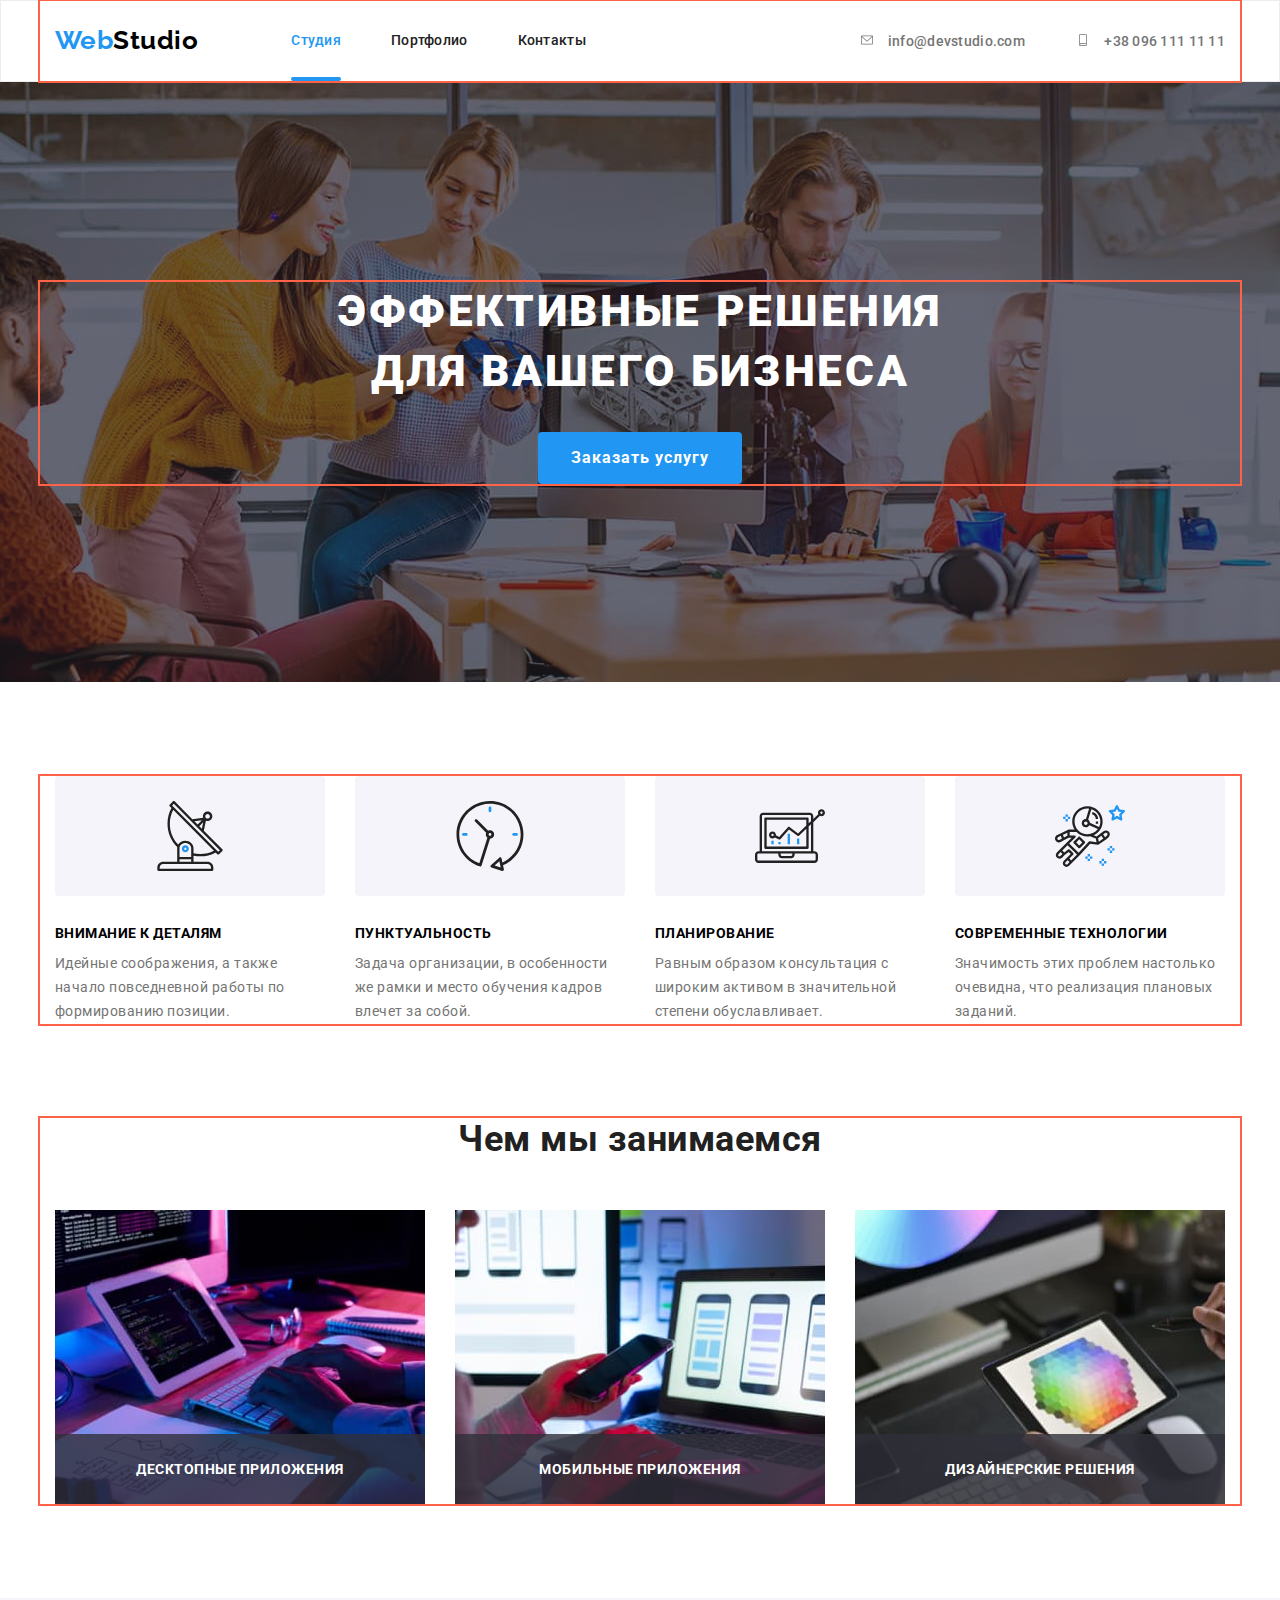
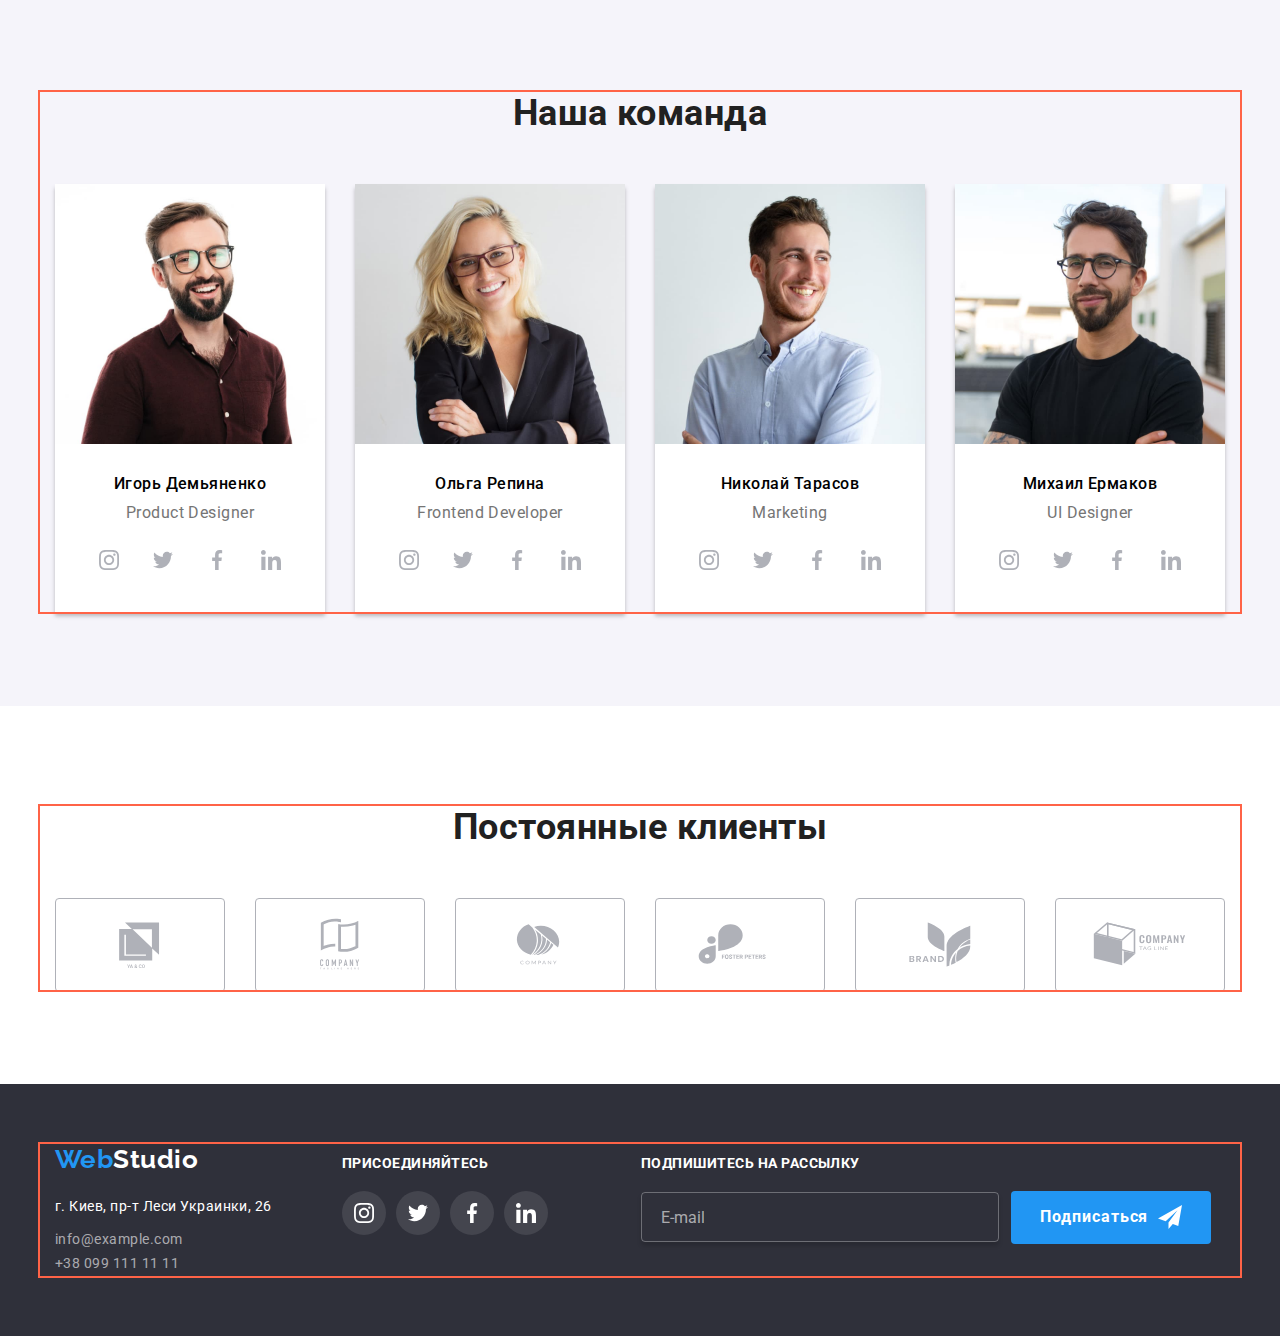
<file: index.html>
<!DOCTYPE html>
<html lang="ru">

<head>
    <meta charset="UTF-8">
    <meta http-equiv="X-UA-Compatible" content="IE=edge">
    <meta name="viewport" content="width=device-width, initial-scale=1.0">
    <title>Document</title>

    <link rel="preconnect" href="https://fonts.googleapis.com">
    <link rel="preconnect" href="https://fonts.gstatic.com" crossorigin>
    <link
        href="https://fonts.googleapis.com/css2?family=Raleway:wght@700&family=Roboto:wght@400;500;700;900&display=swap"
        rel="stylesheet">

    <link rel="stylesheet" href="https://cdnjs.cloudflare.com/ajax/libs/modern-normalize/1.1.0/modern-normalize.min.css
">

    <link rel="stylesheet" href="./css/main.min.css">
</head>

<body>
    <!-- Шапка -->
    <header class="page-header">
        <div class="container wrapper">
            <nav class="page-header__nav">
                <a href="./index.html" class="page-header__logo">
                    Web<span class="page-header__logo page-header__logo--black">Studio</span>
                </a>

                <ul class="site-nav">
                    <li class="site-nav__item"> 
                        <a href="./index.html"
                            class="site-nav__link site-nav__link--current">Студия</a> </li>
                    <li class="site-nav__item"> <a href="./portfolio.html" class="site-nav__link">Портфолио</a> </li>
                    <li class="site-nav__item"> <a href="./index.html" class="site-nav__link">Контакты</a> </li>
                </ul>
            </nav>


            <ul class="contacts">
                <li class="contacts__item"> <a href="mailto:info@devstudio.com" class="contacts__link"> <svg
                            class="contacts__icon">
                            <use href="./images/sprite-new.svg#icon-envelope">
                            </use>
                        </svg> info@devstudio.com</a> </li>
                <li class="contacts__item"> <a href="tel:+380961111111" class="contacts__link"> <svg
                            class="contacts__icon">
                            <use href="./images/sprite-new.svg#icon-smartphone">
                            </use>
                        </svg> +38 096 111 11 11</a> </li>
            </ul>
        </div>
    </header>
    <main>

        <!-- Герой -->
        <section class="hero">
            <div class="container">
                <h1 class="hero__title">Эффективные решения <br> для вашего бизнеса</h1>

                <button data-modal-open class="hero__button" type="button">Заказать услугу</button>
            </div>
        </section>

        <!-- Преимущества -->
        <section class="benefits">
            <div class="container">
                <h2 class="benefits__title benefits__title--visually-hidden">Преимущества</h2>

                <ul class="benefits__list"> 
                    <li class="benefits__item"> 
                        <div class="inner-icon"> 
                            <svg class="benefits__icon"> 
                                <use href="./images/sprite-new.svg#icon-antenna">
                                </use>
                            </svg>
                        </div>
                        <h3 class="benefits__title">Внимание к деталям</h3>
                        <p class="benefits__desc"> Идейные соображения, а также начало повседневной работы по формированию
                            позиции.</p>
                    </li>

                    <li class="benefits__item">
                        <div class="inner-icon">
                            <svg class="benefits__icon">
                                <use href="./images/sprite-new.svg#icon-clock">
                                </use>
                            </svg>
                        </div>
                        <h3 class="benefits__title">Пунктуальность</h3>
                        <p class="benefits__desc">Задача организации, в особенности же рамки и место обучения кадров
                            влечет за собой.</p>
                    </li>

                    <li class="benefits__item">
                        <div class="inner-icon">
                            <svg class="benefits__icon">
                                <use href="./images/sprite-new.svg#icon-diagram">
                                </use>
                            </svg>
                        </div>
                        <h3 class="benefits__title">Планирование</h3>
                        <p class="benefits__desc">Равным образом консультация с широким активом в значительной степени
                            обуславливает.</p>
                    </li>

                    <li class="benefits__item">
                        <div class="inner-icon">
                            <svg class="benefits__icon">
                                <use href="./images/sprite-new.svg#icon-astronaut">
                                </use>
                            </svg>
                        </div>
                        <h3 class="benefits__title">Современные технологии</h3>
                        <p class="benefits__desc">Значимость этих проблем настолько очевидна, что реализация плановых
                            заданий.</p>
                    </li>
                </ul>
            </div>
        </section>

        <!--  Чем занимаемся-->
        <section class="services">
            <div class="container">
                <h2 class="services__title">Чем мы занимаемся</h2>
                <ul class="services__list">
                    <li class="services__item">

                        <img src="./images/img1.jpg" alt="computer" width="370" height="294">
                        <div class="inner-services">
                            <h3 class="services__name">Десктопные приложения</h3>
                        </div>
                    </li>

                    <li class="services__item">
                        <img src="./images/img2.jpg" alt="smartphone" width="370" height="294">
                        <div class="inner-services">
                            <h3 class="services__name">Мобильные приложения</h3>
                        </div>
                    </li>

                    <li class="services__item">
                        <img src="./images/img3.jpg" alt="tablet" width="370" height="294">
                        <div class="inner-services">
                            <h3 class="services__name">Дизайнерские решения</h3>
                        </div>
                    </li>
                </ul>
            </div>
        </section>

        <!-- Команда -->
        <section class="command">
            <div class="container">
                <h2 class="command__title">
                    Наша команда
                </h2>
                <ul class="command__list">
                    <li class="command__card">
                        <img src="./images/photo1.jpg" alt="photo Igor" width="270" height="260">
                        <div class="inner-info">
                            <h3 class="command__name">Игорь Демьяненко</h3>
                            <p class="command__function">Product Designer</p>

                            <ul class="social-network-list">
                                <li class="social-network-list__item">
                                    <a class="social-network-list__link" href="">
                                        <svg class="social-network-list__icon">
                                            <use href="./images/sprite-new.svg#icon-instagram"></use>
                                        </svg>
                                    </a>
                                </li>

                                <li class="social-network-list__item">
                                    <a class="social-network-list__link" href="">
                                        <svg class="social-network-list__icon">
                                            <use href="./images/sprite-new.svg#icon-twitter"></use>
                                        </svg>
                                    </a>
                                </li>

                                <li class="social-network-list__item">
                                    <a class="social-network-list__link" href="">
                                        <svg class="social-network-list__icon">
                                            <use href="./images/sprite-new.svg#icon-facebook"></use>
                                        </svg>
                                    </a>
                                </li>

                                <li class="social-network-list__item">
                                    <a class="social-network-list__link" href="">
                                        <svg class="social-network-list__icon">
                                            <use href="./images/sprite-new.svg#icon-linkedin"></use>
                                        </svg>
                                    </a>
                                </li>
                            </ul>
                        </div>


                    </li>

                    <li class="command__card">
                        <img src="./images/photo2.jpg" alt="photo Olga" width="270" height="260">
                        <div class="inner-info">
                            <h3 class="command__name">Ольга Репина</h3>
                            <p class="command__function">Frontend Developer</p>

                            <ul class="social-network-list">
                                <li class="social-network-list__item">
                                    <a class="social-network-list__link" href="">
                                        <svg class="social-network-list__icon">
                                            <use href="./images/sprite-new.svg#icon-instagram"></use>
                                        </svg>
                                    </a>
                                </li>

                                <li class="social-network-list__item">
                                    <a class="social-network-list__link" href="">
                                        <svg class="social-network-list__icon">
                                            <use href="./images/sprite-new.svg#icon-twitter"></use>
                                        </svg>
                                    </a>
                                </li>

                                <li class="social-network-list__item">
                                    <a class="social-network-list__link" href="">
                                        <svg class="social-network-list__icon">
                                            <use href="./images/sprite-new.svg#icon-facebook"></use>
                                        </svg>
                                    </a>
                                </li>

                                <li class="social-network-list__item">
                                    <a class="social-network-list__link" href="">
                                        <svg class="social-network-list__icon">
                                            <use href="./images/sprite-new.svg#icon-linkedin"></use>
                                        </svg>
                                    </a>
                                </li>
                            </ul>
                        </div>
                    </li>

                    <li class="command__card">
                        <img src="./images/photo3.jpg" alt="photo Nikolay" width="270" height="260">
                        <div class="inner-info">
                            <h3 class="command__name">Николай Тарасов</h3>
                            <p class="command__function">Marketing</p>

                            <ul class="social-network-list">
                                <li class="social-network-list__item">
                                    <a class="social-network-list__link" href="">
                                        <svg class="social-network-list__icon">
                                            <use href="./images/sprite-new.svg#icon-instagram"></use>
                                        </svg>
                                    </a>
                                </li>

                                <li class="social-network-list__item">
                                    <a class="social-network-list__link" href="">
                                        <svg class="social-network-list__icon">
                                            <use href="./images/sprite-new.svg#icon-twitter"></use>
                                        </svg>
                                    </a>
                                </li>

                                <li class="social-network-list__item">
                                    <a class="social-network-list__link" href="">
                                        <svg class="social-network-list__icon">
                                            <use href="./images/sprite-new.svg#icon-facebook"></use>
                                        </svg>
                                    </a>
                                </li>

                                <li class="social-network-list__item">
                                    <a class="social-network-list__link" href="">
                                        <svg class="social-network-list__icon">
                                            <use href="./images/sprite-new.svg#icon-linkedin"></use>
                                        </svg>
                                    </a>
                                </li>
                            </ul>
                        </div>
                    </li>

                    <li class="command__card">
                        <img src="./images/photo4.jpg" alt="photo Michael" width="270" height="260">
                        <div class="inner-info">
                            <h3 class="command__name">Михаил Ермаков</h3>
                            <p class="command__function">UI Designer</p>

                            <ul class="social-network-list">
                                <li class="social-network-list__item">
                                    <a class="social-network-list__link" href="">
                                        <svg class="social-network-list__icon">
                                            <use href="./images/sprite-new.svg#icon-instagram"></use>
                                        </svg>
                                    </a>
                                </li>

                                <li class="social-network-list__item">
                                    <a class="social-network-list__link" href="">
                                        <svg class="social-network-list__icon">
                                            <use href="./images/sprite-new.svg#icon-twitter"></use>
                                        </svg>
                                    </a>
                                </li>

                                <li class="social-network-list__item">
                                    <a class="social-network-list__link" href="">
                                        <svg class="social-network-list__icon">
                                            <use href="./images/sprite-new.svg#icon-facebook"></use>
                                        </svg>
                                    </a>
                                </li>

                                <li class="social-network-list__item">
                                    <a class="social-network-list__link" href="">
                                        <svg class="social-network-list__icon">
                                            <use href="./images/sprite-new.svg#icon-linkedin"></use>
                                        </svg>
                                    </a>
                                </li>
                            </ul>
                        </div>
                    </li>
                </ul>
            </div>
        </section>

        <!-- Клиенты -->
        <section class="clients">
            <div class="container">
                <h2 class="clients__title">
                    Постоянные клиенты
                </h2>
                <ul class="clients__list">
                    <li class="clients__item">
                        <a class="clients__link" href="">
                            <svg class="clients__icon">
                                <use href="./images/sprite-new.svg#icon-logo1"></use>
                            </svg>
                        </a>
                    </li>
                    <li class="clients__item">
                        <a class="clients__link" href="">
                            <svg class="clients__icon">
                                <use href="./images/sprite-new.svg#icon-logo2"></use>
                            </svg>
                        </a>
                    </li>

                    <li class="clients__item">
                        <a class="clients__link" href="">
                            <svg class="clients__icon">
                                <use href="./images/sprite-new.svg#icon-logo3"></use>
                            </svg>
                        </a>
                    </li>

                    <li class="clients__item">
                        <a class="clients__link" href="">
                            <svg class="clients__icon">
                                <use href="./images/sprite-new.svg#icon-logo4"></use>
                            </svg>
                        </a>
                    </li>

                    <li class="clients__item">
                        <a class="clients__link" href="">
                            <svg class="clients__icon">
                                <use href="./images/sprite-new.svg#icon-logo5"></use>
                            </svg>
                        </a>
                    </li>

                    <li class="clients__item">
                        <a class="clients__link" href="">
                            <svg class="clients__icon">
                                <use href="./images/sprite-new.svg#icon-logo6"></use>
                            </svg>
                        </a>
                    </li>
                </ul>
            </div>
        </section>
    </main>

    <!-- Подвал -->
    <footer class="page-footer">
        <div class="container">
            <div class="page-footer__wrapper">
                <div class="page-footer__inner">
                    <a href="/" class="page-footer__logo">Web<span class="page-footer__logo--white">Studio</span></a>
                    <address>
                        <ul class="address-list">
                            <li class="address-list__item">
                                <a href="г.Киев,пр-тЛесиУкраинки,26" class="address-list__link address-list__link--street">г. Киев, пр-т Леси Украинки, 26</a>
                            </li>
                            <li class="address__item">
                                <a href="mailto:info@example.com" class="address-list__link">info@example.com</a>
                            </li>
                            <li class="address__item">
                                <a href="tel:+380991111111" class="address-list__link">+38 099 111 11 11</a>
                            </li>
                        </ul>
                    </address>
                </div>

                <div class="inner-social">
                    <h3 class="page-footer__title">присоединяйтесь</h3>

                    <ul class="social-list">
                        <li class="social-list__item">
                            <a class="social-list__link" href="">
                                <svg class="social-list__icon">
                                    <use href="./images/sprite-new.svg#icon-instagram"></use>
                                </svg>
                            </a>
                        </li>

                        <li class="social-list__item">
                            <a class="social-list__link" href="">
                                <svg class="social-list__icon">
                                    <use href="./images/sprite-new.svg#icon-twitter"></use>
                                </svg>
                            </a>
                        </li>

                        <li class="social-list__item">
                            <a class="social-list__link" href="">
                                <svg class="social-list__icon">
                                    <use href="./images/sprite-new.svg#icon-facebook"></use>
                                </svg>
                            </a>
                        </li>

                        <li class="social-list__item">
                            <a class="social-list__link" href="">
                                <svg class="social-list__icon">
                                    <use href="./images/sprite-new.svg#icon-linkedin"></use>
                                </svg>
                            </a>
                        </li>
                    </ul>
                </div>


                <div class="inner-sub">
                    <h3 class="page-footer__title">Подпишитесь на рассылку</h3>

                    <form class="page-footer-form" autocomplete="on">
                        <label class="page-footer-form__label">
                            <span class="page-footer-form__text">E-mail</span>
                            <input class="page-footer-form__field" type="email" name="email" placeholder=" E-mail" required>
                        </label>
                        <button class="page-footer-form__button" type="submit">Подписаться
                            <svg class="page-footer-form__icon">
                                <use href="./images/sprite-new.svg#icon-icon-send"></use>
                            </svg>
                        </button>

                    </form>
                </div>
            </div>
        </div>
    </footer>

    <!-- Модальное окно -->
    <div data-modal class="backdrop is-hidden" data-backdrop>
        <div class="backdrop__modal" data-modal>
            <button data-modal-close class="backdrop__button" data-close-modal>
                <svg class="backdrop__icon" width="11" height="11">
                    <use href="./images/sprite-new.svg#icon-close"></use>
                </svg>
            </button>

            <!-- Форма Модального окна -->
            <div class="wrapper">
                <h3 class="form-title">Оставьте свои данные, мы вам перезвоним</h3>
                <form class="form" autocomplete="on">

                    <div class="form__inner">
                        <label class="form__label">
                            <span class="form__text">Имя</span>
                            <input class="form__field" type="text" name="name" required>
                            <svg class="form__icon">
                                <use href="./images/sprite-new.svg#icon-person"></use>
                            </svg>
                        </label>

                        <label class="form__label">
                            <span class="form__text">Телефон</span>
                            <input class="form__field" type="tel" name="tel" required>
                            <svg class="form__icon">
                                <use href="./images/sprite-new.svg#icon-phone"></use>
                            </svg>
                        </label>

                        <label class="form__label">
                            <span class="form__text">Почта</span>
                            <input class="form__field" type="email" name="email" required>
                            <svg class="form__icon">
                                <use href="./images/sprite-new.svg#icon-email"></use>
                            </svg>
                        </label>

                        <label class="form__label">
                            <span class="form__text">Комментарий</span>
                            <textarea class="form__textarea" type="text" name="comment"
                                placeholder="Введите текст"></textarea>
                        </label>
                    </div>

                    <div class="checkbox-group">
                        <label class="checkbox-group__label">
                            <input class="checkbox-group__field" type="checkbox" name="consent"
                                value="Соглашаюсь с рассылкой и принимаю Условия договора" required />
                            <span class="checkbox-group__fake">
                                <svg class="checkbox-group__icon">
                                    <use href="./images/sprite-new.svg#icon-check"></use>
                                </svg>
                            </span>
                            <span class="checkbox-group__text">Соглашаюсь с рассылкой и принимаю <a class="checkbox-group__link"
                                    href="">Условия договора</a></span>

                        </label>
                    </div>
                    <button class="checkbox-group__button" type="submit">Отправить</button>


            </div>
            </form>
        </div>
    </div>

    <script src="./js/modal.js"></script>
</body>

</html>
</file>
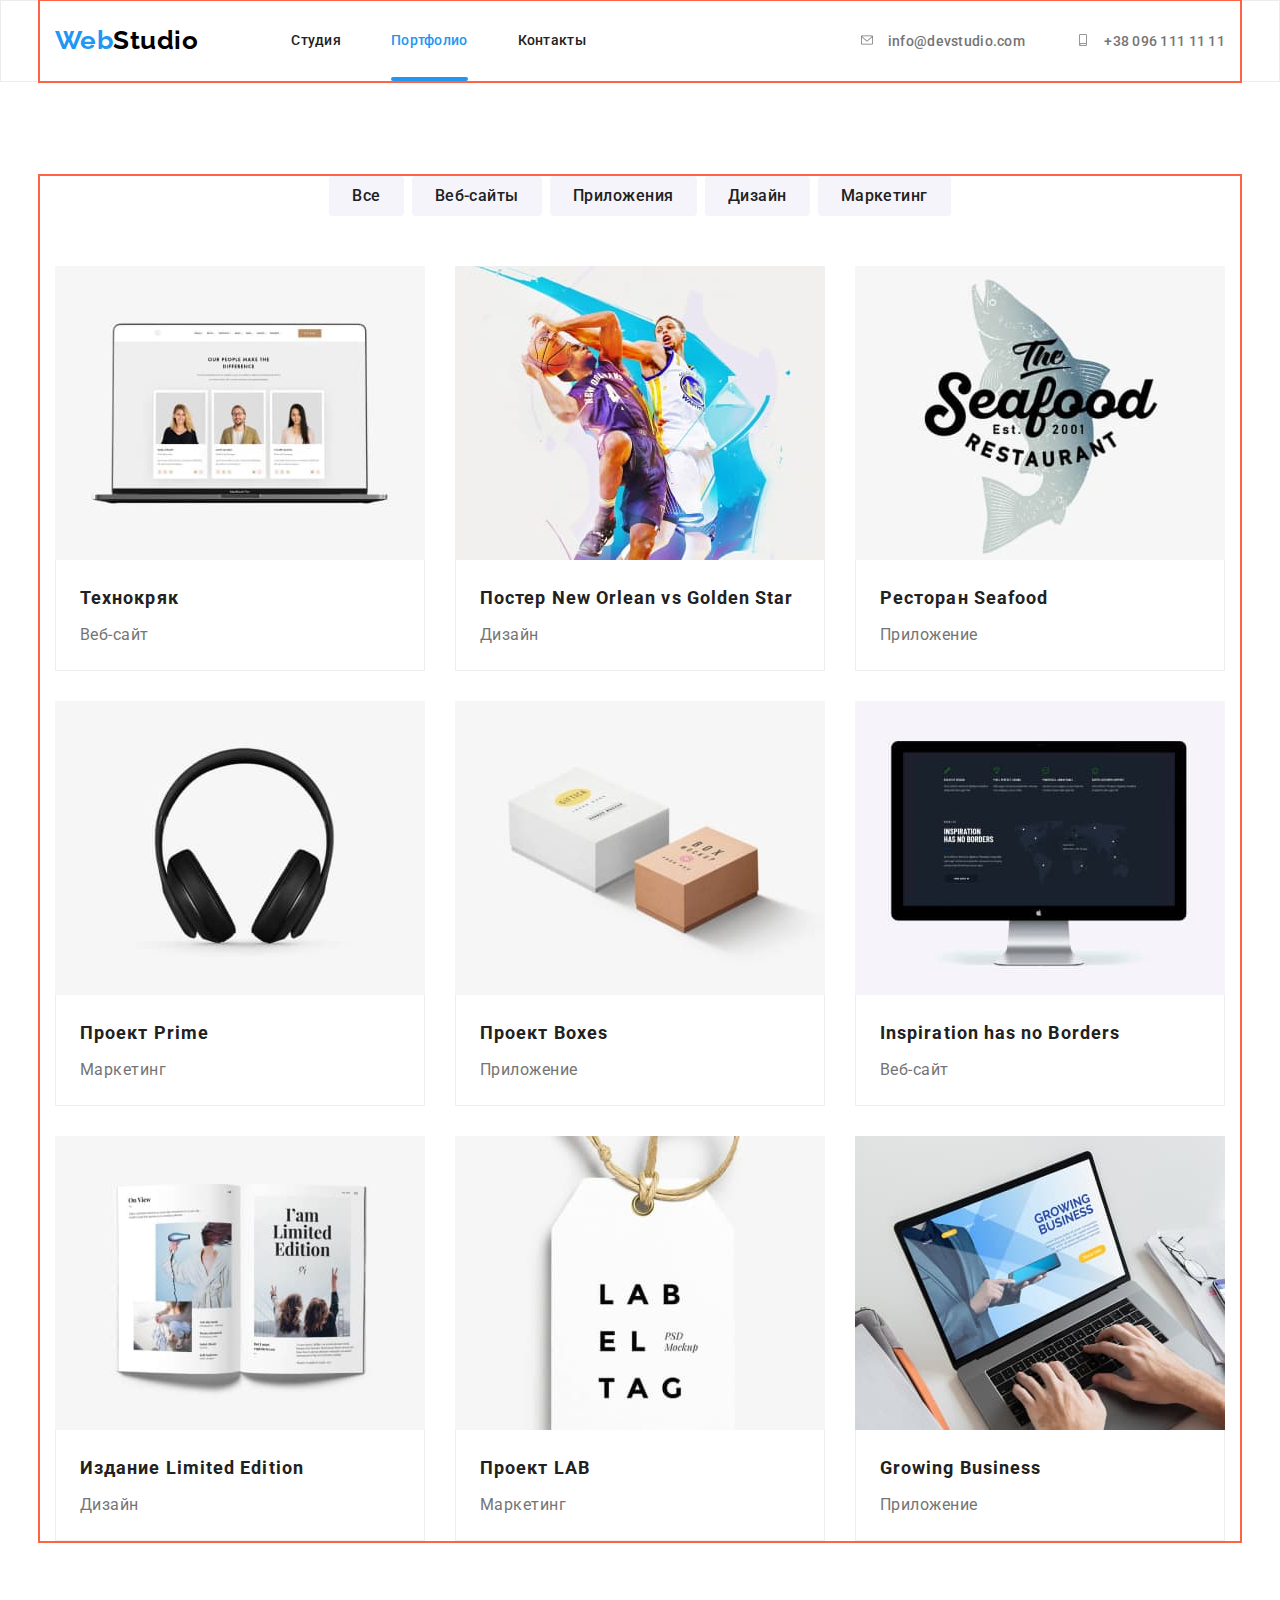
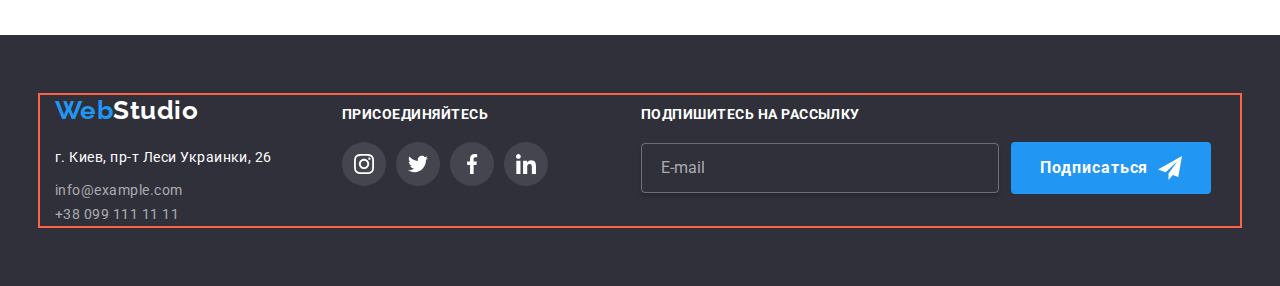
<file: portfolio.html>
<!DOCTYPE html>
<html lang="ru">
  <head>
    <meta charset="UTF-8" />
    <meta http-equiv="X-UA-Compatible" content="IE=edge" />
    <meta name="viewport" content="width=device-width, initial-scale=1.0" />
    <title>Document</title>

    <link rel="preconnect" href="https://fonts.googleapis.com" />
    <link rel="preconnect" href="https://fonts.gstatic.com" crossorigin />
    <link
      href="https://fonts.googleapis.com/css2?family=Raleway:wght@700&family=Roboto:wght@400;500;700&display=swap"
      rel="stylesheet"
    />

    <link
      rel="stylesheet"
      href="https://cdnjs.cloudflare.com/ajax/libs/modern-normalize/1.1.0/modern-normalize.min.css
"
    />

    <link rel="stylesheet" href="./css/main.min.css" />
  </head>
  <body>
    <!-- Шапка -->
    <header class="page-header">
      <div class="container wrapper">
        <nav class="page-header__nav">
          <a href="./index.html" class="page-header__logo">
            Web<span class="page-header__logo page-header__logo--black"
              >Studio</span
            >
          </a>

          <ul class="site-nav">
            <li class="site-nav__item">
              <a href="./index.html" class="site-nav__link">Студия</a>
            </li>
            <li class="site-nav__item">
              <a
                href="./portfolio.html"
                class="site-nav__link site-nav__link--current"
                >Портфолио</a
              >
            </li>
            <li class="site-nav__item">
              <a href="./index.html" class="site-nav__link">Контакты</a>
            </li>
          </ul>
        </nav>

        <ul class="contacts">
          <li class="contacts__item">
            <a href="mailto:info@devstudio.com" class="contacts__link">
              <svg class="contacts__icon">
                <use href="./images/sprite-new.svg#icon-envelope"></use>
              </svg>
              info@devstudio.com</a
            >
          </li>
          <li class="contacts__item">
            <a href="tel:+380961111111" class="contacts__link">
              <svg class="contacts__icon">
                <use href="./images/sprite-new.svg#icon-smartphone"></use>
              </svg>
              +38 096 111 11 11</a
            >
          </li>
        </ul>
      </div>
    </header>
    <main>
      <!-- Виды услуг -->

      <section class="filter">
        <div class="container">
          <h1 class="filter__title filter__title--visually-hidden">
            Виды услуг
          </h1>
          <ul class="filter__list">
            <li class="filter__item">
              <button class="filter__button" type="button">Все</button>
            </li>
            <li class="filter__item">
              <button class="filter__button" type="button">Веб-сайты</button>
            </li>
            <li class="filter__item">
              <button class="filter__button" type="button">Приложения</button>
            </li>
            <li class="filter__item">
              <button class="filter__button" type="button">Дизайн</button>
            </li>
            <li class="filter__item">
              <button class="filter__button" type="button">Маркетинг</button>
            </li>
          </ul>

          <!-- Примеры работ -->

          <ul class="work-examples">
            <li class="work-examples__item">
              <a class="work-examples__link" href="">
                <div class="work-examples__inner">
                  <div class="work-examples__overlay">
                    <p class="work-examples__text">
                      Ресурс предлагает комплексные предложения с разным уровнем
                      функционала и сервисов. Все это позволит посетителю
                      получить исчерпывающие сведения о компании или частном
                      лице.
                    </p>
                  </div>
                  <img
                    src="./images/project1.jpg"
                    alt="веб-сайт"
                    width="370"
                    height="294"
                  />
                </div>
                <div class="work-examples__projects">
                  <h2 class="work-examples__title">Технокряк</h2>
                  <p class="work-examples__subtitle">Веб-сайт</p>
                </div>
              </a>
            </li>

            <li class="work-examples__item">
              <a class="work-examples__link" href="">
                <div class="work-examples__inner">
                  <div class="work-examples__overlay">
                    <p class="work-examples__text">
                      Ресурс предлагает комплексные предложения с разным уровнем
                      функционала и сервисов. Все это позволит посетителю
                      получить исчерпывающие сведения о компании или частном
                      лице.
                    </p>
                  </div>
                  <img
                    src="./images/project2.jpg"
                    alt="постер"
                    width="370"
                    height="294"
                  />
                </div>
                <div class="work-examples__projects">
                  <h2 class="work-examples__title">
                    Постер New Orlean vs Golden Star
                  </h2>
                  <p class="work-examples__subtitle">Дизайн</p>
                </div>
              </a>
            </li>

            <li class="work-examples__item">
              <a class="work-examples__link" href="">
                <div class="work-examples__inner">
                  <div class="work-examples__overlay">
                    <p class="work-examples__text">
                      Ресурс предлагает комплексные предложения с разным уровнем
                      функционала и сервисов. Все это позволит посетителю
                      получить исчерпывающие сведения о компании или частном
                      лице.
                    </p>
                  </div>
                  <img
                    src="./images/project3.jpg"
                    alt="название-ресторана"
                    width="370"
                    height="294"
                  />
                </div>
                <div class="work-examples__projects">
                  <h2 class="work-examples__title">Ресторан Seafood</h2>
                  <p class="work-examples__subtitle">Приложение</p>
                </div>
              </a>
            </li>

            <li class="work-examples__item">
              <a class="work-examples__link" href="">
                <div class="work-examples__inner">
                  <div class="work-examples__overlay">
                    <p class="work-examples__text">
                      Ресурс предлагает комплексные предложения с разным уровнем
                      функционала и сервисов. Все это позволит посетителю
                      получить исчерпывающие сведения о компании или частном
                      лице.
                    </p>
                  </div>
                  <img
                    src="./images/project4.jpg"
                    alt="наушники"
                    width="370"
                    height="294"
                  />
                </div>
                <div class="work-examples__projects">
                  <h2 class="work-examples__title">Проект Prime</h2>
                  <p class="work-examples__subtitle">Маркетинг</p>
                </div>
              </a>
            </li>

            <li class="work-examples__item">
              <a class="work-examples__link" href="">
                <div class="work-examples__inner">
                  <div class="work-examples__overlay">
                    <p class="work-examples__text">
                      Ресурс предлагает комплексные предложения с разным уровнем
                      функционала и сервисов. Все это позволит посетителю
                      получить исчерпывающие сведения о компании или частном
                      лице.
                    </p>
                  </div>
                  <img
                    src="./images/project5.jpg"
                    alt="коробки"
                    width="370"
                    height="294"
                  />
                </div>
                <div class="work-examples__projects">
                  <h2 class="work-examples__title">Проект Boxes</h2>
                  <p class="work-examples__subtitle">Приложение</p>
                </div>
              </a>
            </li>

            <li class="work-examples__item">
              <a class="work-examples__link" href="">
                <div class="work-examples__inner">
                  <div class="work-examples__overlay">
                    <p class="work-examples__text">
                      Ресурс предлагает комплексные предложения с разным уровнем
                      функционала и сервисов. Все это позволит посетителю
                      получить исчерпывающие сведения о компании или частном
                      лице.
                    </p>
                  </div>
                  <img
                    src="./images/project6.jpg"
                    alt="веб-сайт"
                    width="370"
                    height="294"
                  />
                </div>
                <div class="work-examples__projects">
                  <h2 class="work-examples__title">
                    Inspiration has no Borders
                  </h2>
                  <p class="work-examples__subtitle">Веб-сайт</p>
                </div>
              </a>
            </li>

            <li class="work-examples__item">
              <a class="work-examples__link" href="">
                <div class="work-examples__inner">
                  <div class="work-examples__overlay">
                    <p class="work-examples__text">
                      Ресурс предлагает комплексные предложения с разным уровнем
                      функционала и сервисов. Все это позволит посетителю
                      получить исчерпывающие сведения о компании или частном
                      лице.
                    </p>
                  </div>
                  <img
                    src="./images/project7.jpg"
                    alt="книга"
                    width="370"
                    height="294"
                  />
                </div>
                <div class="work-examples__projects">
                  <h2 class="work-examples__title">Издание Limited Edition</h2>
                  <p class="work-examples__subtitle">Дизайн</p>
                </div>
              </a>
            </li>

            <li class="work-examples__item">
              <a class="work-examples__link" href="">
                <div class="work-examples__inner">
                  <div class="work-examples__overlay">
                    <p class="work-examples__text">
                      Ресурс предлагает комплексные предложения с разным уровнем
                      функционала и сервисов. Все это позволит посетителю
                      получить исчерпывающие сведения о компании или частном
                      лице.
                    </p>
                  </div>
                  <img
                    src="./images/project8.jpg"
                    alt="дизайн"
                    width="370"
                    height="294"
                  />
                </div>
                <div class="work-examples__projects">
                  <h2 class="work-examples__title">Проект LAB</h2>
                  <p class="work-examples__subtitle">Маркетинг</p>
                </div>
              </a>
            </li>
            <li class="work-examples__item">
              <a class="work-examples__link" href="">
                <div class="work-examples__inner">
                  <div class="work-examples__overlay">
                    <p class="work-examples__text">
                      Ресурс предлагает комплексные предложения с разным уровнем
                      функционала и сервисов. Все это позволит посетителю
                      получить исчерпывающие сведения о компании или частном
                      лице.
                    </p>
                  </div>
                  <img
                    src="./images/project9.jpg"
                    alt="компьютер"
                    width="370"
                    height="294"
                  />
                </div>
                <div class="work-examples__projects">
                  <h2 class="work-examples__title">Growing Business</h2>
                  <p class="work-examples__subtitle">Приложение</p>
                </div>
              </a>
            </li>
          </ul>
        </div>
      </section>
    </main>

    <!-- Подвал -->
    <footer class="page-footer">
      <div class="container">
        <div class="page-footer__wrapper">
          <div class="page-footer__inner">
            <a href="/" class="page-footer__logo"
              >Web<span class="page-footer__logo--white">Studio</span></a
            >
            <address>
              <ul class="address-list">
                <li class="address-list__item">
                  <a
                    href="г.Киев,пр-тЛесиУкраинки,26"
                    class="address-list__link address-list__link--street"
                    >г. Киев, пр-т Леси Украинки, 26</a
                  >
                </li>
                <li class="address__item">
                  <a href="mailto:info@example.com" class="address-list__link"
                    >info@example.com</a
                  >
                </li>
                <li class="address__item">
                  <a href="tel:+380991111111" class="address-list__link"
                    >+38 099 111 11 11</a
                  >
                </li>
              </ul>
            </address>
          </div>

          <div class="inner-social">
            <h3 class="page-footer__title">присоединяйтесь</h3>

            <ul class="social-list">
              <li class="social-list__item">
                <a class="social-list__link" href="">
                  <svg class="social-list__icon">
                    <use href="./images/sprite-new.svg#icon-instagram"></use>
                  </svg>
                </a>
              </li>

              <li class="social-list__item">
                <a class="social-list__link" href="">
                  <svg class="social-list__icon">
                    <use href="./images/sprite-new.svg#icon-twitter"></use>
                  </svg>
                </a>
              </li>

              <li class="social-list__item">
                <a class="social-list__link" href="">
                  <svg class="social-list__icon">
                    <use href="./images/sprite-new.svg#icon-facebook"></use>
                  </svg>
                </a>
              </li>

              <li class="social-list__item">
                <a class="social-list__link" href="">
                  <svg class="social-list__icon">
                    <use href="./images/sprite-new.svg#icon-linkedin"></use>
                  </svg>
                </a>
              </li>
            </ul>
          </div>

          <div class="inner-sub">
            <h3 class="page-footer__title">Подпишитесь на рассылку</h3>

            <form class="page-footer-form" autocomplete="on">
              <label class="page-footer-form__label">
                <span class="page-footer-form__text">E-mail</span>
                <input
                  class="page-footer-form__field"
                  type="email"
                  name="email"
                  placeholder=" E-mail"
                  required
                />
              </label>
              <button class="page-footer-form__button" type="submit">
                Подписаться
                <svg class="page-footer-form__icon">
                  <use href="./images/sprite-new.svg#icon-icon-send"></use>
                </svg>
              </button>
            </form>
          </div>
        </div>
      </div>
    </footer>
  </body>
</html>
</file>
<file: css/main.min.css>
ul{list-style:none;margin:0;padding:0}img{display:block}body{background-color:var(--background-color);color:var(--primary-text-color);font-family:Roboto,sans-serif;letter-spacing:.03em}.container{margin-left:auto;margin-right:auto;width:1200px;padding-left:15px;padding-right:15px;outline:2px solid tomato}.page-header{border:1px solid #ececec}.page-header .wrapper,.page-header .page-header__nav{display:flex;align-items:center}.page-header__logo{color:#2196f3;font-family:Raleway,sans-serif;font-weight:700;font-size:26px;line-height:1.2;text-decoration:none}.page-header__logo--black{color:#000}.site-nav{display:flex;margin-left:93px}.site-nav__item:not(:last-child){margin-right:50px}.site-nav__link{display:block;padding-top:32px;padding-bottom:32px;color:#212121;font-weight:500;font-size:14px;line-height:1.14;letter-spacing:.02em;text-decoration:none;transition:color 250ms cubic-bezier(0.4, 0, 0.2, 1)}.site-nav__link:hover,.site-nav__link:focus{color:#2196f3}.site-nav__link--current{color:#2196f3;position:relative}.site-nav__link--current::after{width:100%;height:4px;content:"";display:inline-block;border-radius:2px;background-color:#2196f3;position:absolute;bottom:0;left:0}.contacts{display:flex;margin-left:auto}.contacts__icon{width:16px;height:12px;margin-right:10px;fill:#757575;transition:fill 250ms cubic-bezier(0.4, 0, 0.2, 1)}.contacts__item+.contacts__item{margin-left:50px}.contacts__link{color:#757575;text-decoration:none;font-weight:500;font-size:14px;line-height:1.14;letter-spacing:.02em;transition:color 250ms cubic-bezier(0.4, 0, 0.2, 1)}.contacts__link:hover,.contacts__link:focus{color:#2196f3}.contacts__link:hover .contacts__icon,.contacts__link:focus .contacts__icon{fill:#2196f3}.hero{text-align:center;padding-top:200px;padding-bottom:200px;background-color:#c4c4c4;background-image:linear-gradient(to bottom, rgba(47, 48, 58, 0.4), rgba(47, 48, 58, 0.4)),url(../images/Img-hero.jpg);background-size:cover;background-position:center;background-repeat:no-repeat;height:600px;max-width:1600px;margin-left:auto;margin-right:auto}.hero__title{margin-top:0;margin-bottom:30px;color:#fff;font-weight:900;font-size:44px;line-height:1.36;letter-spacing:.06em;text-transform:uppercase}.hero__button{display:inline-block;border:1px solid rgba(0,0,0,0);border-radius:4px;min-width:200px;padding:10px 32px;color:#fff;background-color:#2196f3;font-family:inherit;font-weight:700;font-size:16px;line-height:1.9;align-items:center;text-align:center;letter-spacing:.06em;cursor:pointer;transition:color 250ms cubic-bezier(0.4, 0, 0.2, 1),background-color 250ms cubic-bezier(0.4, 0, 0.2, 1),box-shadow 250ms cubic-bezier(0.4, 0, 0.2, 1)}.hero__button:hover,.hero__button:focus{color:#2196f3;background-color:#fff;box-shadow:0 4px 4px 0 rgba(0,0,0,.25)}.benefits{padding-top:94px;padding-bottom:0}.benefits__title--visually-hidden{position:absolute;width:1px;height:1px;margin:-1px;border:0;padding:0;white-space:nowrap;clip-path:inset(100%);clip:rect(0 0 0 0);overflow:hidden}.benefits__list{display:flex;flex-wrap:wrap}.benefits__item{width:270px;margin-right:30px}.benefits__item:last-child{margin-right:0}.benefits__icon{width:70px;height:70px}.benefits__title{margin-top:0;margin-bottom:10px;font-weight:700;font-size:14px;line-height:1.14;text-transform:uppercase}.benefits__desc{margin-top:0;margin-bottom:0;font-weight:400;font-size:14px;line-height:1.71;color:#757575}.inner-icon{background-color:#f5f4fa;align-items:center;justify-content:center;display:flex;margin-bottom:30px;height:120px;border-radius:4px}.services{padding-top:94px;padding-bottom:94px}.services__title{margin-top:0;margin-bottom:50px;color:#212121;font-weight:700;font-size:36px;line-height:1.17;text-align:center}.services__list{display:flex;flex-wrap:wrap}.services__item{width:370px;margin-right:30px;position:relative}.services__item:last-child{margin-right:0}.services__name{width:100%;height:16px;font-style:normal;font-weight:700;font-size:14px;line-height:16px;text-align:center;text-transform:uppercase;margin:0;color:#fff}.inner-services{width:100%;height:70px;background:rgba(47,48,58,.8);position:absolute;bottom:0;padding-top:27px;padding-bottom:27px}.command{padding-top:94px;padding-bottom:94px;background-color:#f5f4fa}.command__title{margin-top:0;margin-bottom:50px;color:#212121;font-weight:700;font-size:36px;line-height:1.17;text-align:center}.command__list{display:flex;flex-wrap:wrap}.command__card{width:270px;margin-right:30px;background-color:#fff;box-shadow:0 4px 4px 0 rgba(0,0,0,.25)}.command__card:last-child{margin-right:0}.command__name{margin-top:0;margin-bottom:10px;font-weight:500;font-size:16px;line-height:1.19;letter-spacing:.03em}.command__function{margin-top:0;margin-bottom:16px;font-weight:400;font-size:16px;line-height:1.19;letter-spacing:.03em;color:#757575}.inner-info{padding-top:30px;padding-bottom:30px;text-align:center}.social-network-list{display:flex;flex-wrap:wrap;justify-content:center}.social-network-list__item{width:44px;height:44px}.social-network-list__item:not(:last-child){margin-right:10px}.social-network-list__link{display:flex;height:100%;background-color:#fff;justify-content:center;align-items:center;border-radius:50%;transition:background-color 250ms cubic-bezier(0.4, 0, 0.2, 1)}.social-network-list__link:hover,.social-network-list__link:focus{background-color:#2196f3}.social-network-list__link:hover .social-network-list__icon,.social-network-list__link:focus .social-network-list__icon{fill:#fff}.social-network-list__icon{width:20px;height:20px;fill:#afb1b8;transition:fill 250ms cubic-bezier(0.4, 0, 0.2, 1)}.clients{padding-top:100px;padding-bottom:94px}.clients__title{margin-top:0;margin-bottom:50px;color:#212121;font-weight:700;font-size:36px;line-height:1.17;text-align:center}.clients__list{display:flex;flex-wrap:wrap;justify-content:space-between}.clients__item{width:170px;height:92px}.clients__link{border:1px solid #afb1b8;border-radius:4px;display:flex;padding:16px 32px;align-items:center;transition:border 250ms cubic-bezier(0.4, 0, 0.2, 1),box-shadow 250ms cubic-bezier(0.4, 0, 0.2, 1)}.clients__link:hover,.clients__link:focus{border:1px solid #2196f3;box-shadow:0 4px 4px 0 rgba(0,0,0,.25)}.clients__link:hover .clients__icon,.clients__link:focus .clients__icon{fill:#2196f3}.clients__icon{width:106px;height:60px;fill:#afb1b8;transition:fill 250ms cubic-bezier(0.4, 0, 0.2, 1)}.page-footer{background-color:#2f303a;padding-top:60px;padding-bottom:60px}.page-footer__wrapper{display:flex;flex-wrap:wrap;align-items:baseline}.page-footer__inner{margin-right:70px}.page-footer__logo{color:#2196f3;font-family:Raleway,sans-serif;font-weight:700;font-size:26px;line-height:1.2;text-decoration:none}.page-footer__logo--white{color:#fff}.page-footer__title{color:#fff;font-style:normal;font-weight:700;font-size:14px;line-height:16px;text-transform:uppercase;padding-top:0px;padding-bottom:20px;margin:0}.address-list{margin-top:20px}.address-list__item:not(:last-child){margin-bottom:9px}.address-list__link{color:rgba(255,255,255,.6);font-weight:400;font-size:14px;line-height:1.7;text-decoration:none;font-style:normal;transition:color 250ms cubic-bezier(0.4, 0, 0.2, 1)}.address-list__link--street{color:#fff}.address-list__link:hover,.address-list__link:focus{color:#2196f3}.inner-social{margin-right:93px}.social-list{display:flex;flex-wrap:wrap;justify-content:center}.social-list__item{width:44px;height:44px}.social-list__item:not(:last-child){margin-right:10px}.social-list__link{display:flex;height:100%;justify-content:center;align-items:center;border-radius:50%;background-color:rgba(255,255,255,.1);transition:background-color 250ms cubic-bezier(0.4, 0, 0.2, 1)}.social-list__link:hover,.social-list__link:focus{background-color:#2196f3}.social-list__icon{width:20px;height:20px;fill:#fff}.page-footer-form{width:100%;display:flex;flex-wrap:wrap;justify-content:space-between;align-items:center}.page-footer-form__label{display:block;width:50%}.page-footer-form__text{position:absolute;white-space:nowrap;width:1px;height:1px;overflow:hidden;border:0;padding:0;clip:rect(0 0 0 0);clip-path:inset(50%);margin:-1px}.page-footer-form__field{display:block;width:358px;height:50px;margin-right:12px;padding:15px 15px;background-color:rgba(0,0,0,0);border:1px solid rgba(255,255,255,.3);box-shadow:0px 4px 4px rgba(0,0,0,.15);border-radius:4px;outline:none;color:rgba(255,255,255,.6)}.page-footer-form__field::placeholder{width:47px;height:20px;font-weight:400;font-size:16px;line-height:1.25;color:rgba(255,255,255,.6)}.page-footer-form__button{display:flex;justify-content:center;border:1px solid rgba(0,0,0,0);border-radius:4px;min-width:200px;padding:10px 28px;color:#fff;background-color:#2196f3;font-family:inherit;font-weight:700;font-size:16px;line-height:1.9;align-items:center;text-align:center;letter-spacing:.06em;cursor:pointer;transition:box-shadow 250ms cubic-bezier(0.4, 0, 0.2, 1)}.page-footer-form__button:hover,.page-footer-form__button:focus{box-shadow:0 4px 4px 0 rgba(0,0,0,.25)}.page-footer-form__icon{width:24px;height:24px;margin-left:10px}.backdrop{position:fixed;top:0;left:0;width:100%;height:100%;background:rgba(0,0,0,.2);visibility:visible;pointer-events:painted;opacity:1;transition:transform 250ms cubic-bezier(0.4, 0, 0.2, 1),opacity 250ms,visibility 250ms}.backdrop__modal{position:absolute;top:50%;left:50%;padding:40px;width:528px;height:581px;background-color:#fff;box-shadow:0px 1px 3px rgba(0,0,0,.12),0px 1px 1px rgba(0,0,0,.14),0px 2px 1px rgba(0,0,0,.2);border-radius:4px;opacity:1;transform:translate(-50%, -50%) scale(1);transition:transform 250ms cubic-bezier(0.4, 0, 0.2, 1)}.backdrop__button{position:absolute;top:0;right:0;width:30px;height:30px;background-color:rgba(0,0,0,0);border:1px solid rgba(0,0,0,.1);border-radius:50%;box-shadow:0 4px 4px 0 rgba(0,0,0,.25);display:flex;justify-content:center;align-items:center;padding:0;margin-top:8px;margin-right:8px}.backdrop__button:hover,.backdrop__button:focus{fill:#2196f3}.backdrop__icon{width:11px;height:11px;transition:fill 250ms cubic-bezier(0.4, 0, 0.2, 1)}.backdrop.is-hidden{opacity:0;visibility:hidden;pointer-events:none}.backdrop.is-hidden__modal{transform:translate(-50%, -50%) scale(0);opacity:0;transition:transform 250ms cubic-bezier(0.4, 0, 0.2, 1),opacity 250ms,visibility 250ms}.form-title{margin:0 auto 12px;font-weight:700;font-size:20px;line-height:1.15;text-align:center;color:#212121}.form{width:100%}.form__inner{margin-bottom:20px}.form__label{display:flex;flex-direction:column;margin-bottom:10px;position:relative}.form__field{width:448px;height:40px;border:1px solid rgba(33,33,33,.2);border-radius:4px;padding:12px 30px;outline:none;transition:border 250ms cubic-bezier(0.4, 0, 0.2, 1)}.form__field:hover,.form__field:focus{border:1px solid #2196f3}.form__field:hover+.form__icon{fill:#2196f3}.form__field:focus+.form__icon{fill:#2196f3}.form__text{margin-bottom:4px;width:25px;height:14px;font-weight:400;font-size:12px;line-height:1.17;letter-spacing:.01em;color:#757575}.form__textarea{resize:none;min-height:120px;border:1px solid rgba(33,33,33,.2);border-radius:4px;padding:12px 16px;outline:none;transition:border 250ms cubic-bezier(0.4, 0, 0.2, 1)}.form__textarea::placeholder{width:416px;min-height:96px;font-weight:400;font-size:12px;line-height:14px;letter-spacing:.01em;color:rgba(117,117,117,.5)}.form__textarea:hover,.form__textarea:focus{border:1px solid #2196f3}.form__icon{width:18px;height:18px;position:absolute;top:50%;left:12px;transition:fill 250ms cubic-bezier(0.4, 0, 0.2, 1)}.checkbox-group{display:flex;flex-direction:column;justify-content:center}.checkbox-group__label{position:relative;display:flex;align-items:center}.checkbox-group__field{position:absolute;white-space:nowrap;width:1px;height:1px;overflow:hidden;border:0;padding:0;clip:rect(0 0 0 0);clip-path:inset(50%);margin:-1px}.checkbox-group__field:checked+.checkbox-group__fake{background-color:#2196f3;border:none;opacity:1}.checkbox-group__field:checked+.checkbox-group__fake:checked+.checkbox-group__field:checked+.checkbox-group__fake__icon{opacity:1}.checkbox-group__fake{border:2px solid #212121;width:16px;height:16px;margin-right:8px;display:inline-flex;justify-content:center;align-items:center;border-radius:2px;background-color:rgba(0,0,0,0);transition:background-color 250ms cubic-bezier(0.4, 0, 0.2, 1)}.checkbox-group__icon{width:11px;height:8px;fill:#fff;transition:opacity 250ms cubic-bezier(0.4, 0, 0.2, 1)}.checkbox-group__text{width:100%;font-weight:400;font-size:14px;line-height:1.71;color:#757575}.checkbox-group__link{width:100%;font-weight:400;font-size:14px;line-height:1.71;color:#2196f3}.checkbox-group__button{display:block;border:1px solid rgba(0,0,0,0);border-radius:4px;min-width:200px;padding:10px 55px;margin:0 auto;margin-top:30px;color:#fff;background-color:#2196f3;font-family:inherit;font-weight:700;font-size:16px;line-height:1.9;align-items:center;text-align:center;letter-spacing:.06em;cursor:pointer;transition:color 250ms cubic-bezier(0.4, 0, 0.2, 1),background-color 250ms cubic-bezier(0.4, 0, 0.2, 1),box-shadow 250ms cubic-bezier(0.4, 0, 0.2, 1)}.checkbox-group__button:hover,.checkbox-group__button:active{background-color:#188ce8;box-shadow:0 4px 4px 0 rgba(0,0,0,.25)}.filter{padding-top:94px;padding-bottom:94px}.filter__title--visually-hidden{position:absolute;width:1px;height:1px;margin:-1px;border:0;padding:0;white-space:nowrap;clip-path:inset(100%);clip:rect(0 0 0 0);overflow:hidden}.filter__list{display:flex;flex-wrap:wrap;justify-content:center;margin-bottom:50px}.filter__item:not(:last-child){margin-right:8px}.filter__button{border:1px solid rgba(0,0,0,0);min-width:73px;border-radius:4px;padding:6px 22px;color:#212121;background-color:#f5f4fa;font-family:inherit;font-weight:500;font-size:16px;line-height:1.6;text-align:center;letter-spacing:.03em;cursor:pointer;transition:color 250ms cubic-bezier(0.4, 0, 0.2, 1),background-color 250ms cubic-bezier(0.4, 0, 0.2, 1),box-shadow 250ms cubic-bezier(0.4, 0, 0.2, 1)}.filter__button:hover,.filter__button:focus{color:#fff;background-color:#2196f3;box-shadow:0 4px 4px 0 rgba(0,0,0,.25)}.work-examples{display:flex;flex-wrap:wrap}.work-examples__item{margin-bottom:30px;margin-right:30px;width:calc((100% - 60px)/3);transition:box-shadow 250ms cubic-bezier(0.4, 0, 0.2, 1)}.work-examples__item:nth-child(3n){margin-right:0}.work-examples__item:nth-last-child(-n+3){margin-bottom:0}.work-examples__item:hover,.work-examples__item:focus{box-shadow:0 4px 4px 0 rgba(0,0,0,.25)}.work-examples__link{text-decoration:none}.work-examples__link:hover .work-examples__overlay{transform:translateX(0)}.work-examples__inner{width:370px;height:294px;position:relative;overflow:hidden}.work-examples__overlay{position:absolute;top:0;width:100%;height:100%;background-color:rgba(33,150,243,.9);transform:translateY(100%) scale(1);transition:transform 250ms ease}.work-examples__text{margin:0;padding:63px 24px;font-style:normal;font-weight:400;font-size:18px;line-height:1.56;text-align:left;color:#fff}.work-examples__projects{padding:20px 24px;border:1px solid #eee;border-top:0}.work-examples__title{margin-top:0;margin-bottom:4px;color:#212121;font-weight:700;font-size:18px;line-height:2;letter-spacing:.06em}.work-examples__subtitle{margin-top:0;margin-bottom:0;font-weight:400;font-size:16px;line-height:1.88;color:#757575}/*# sourceMappingURL=main.min.css.map */
</file>
